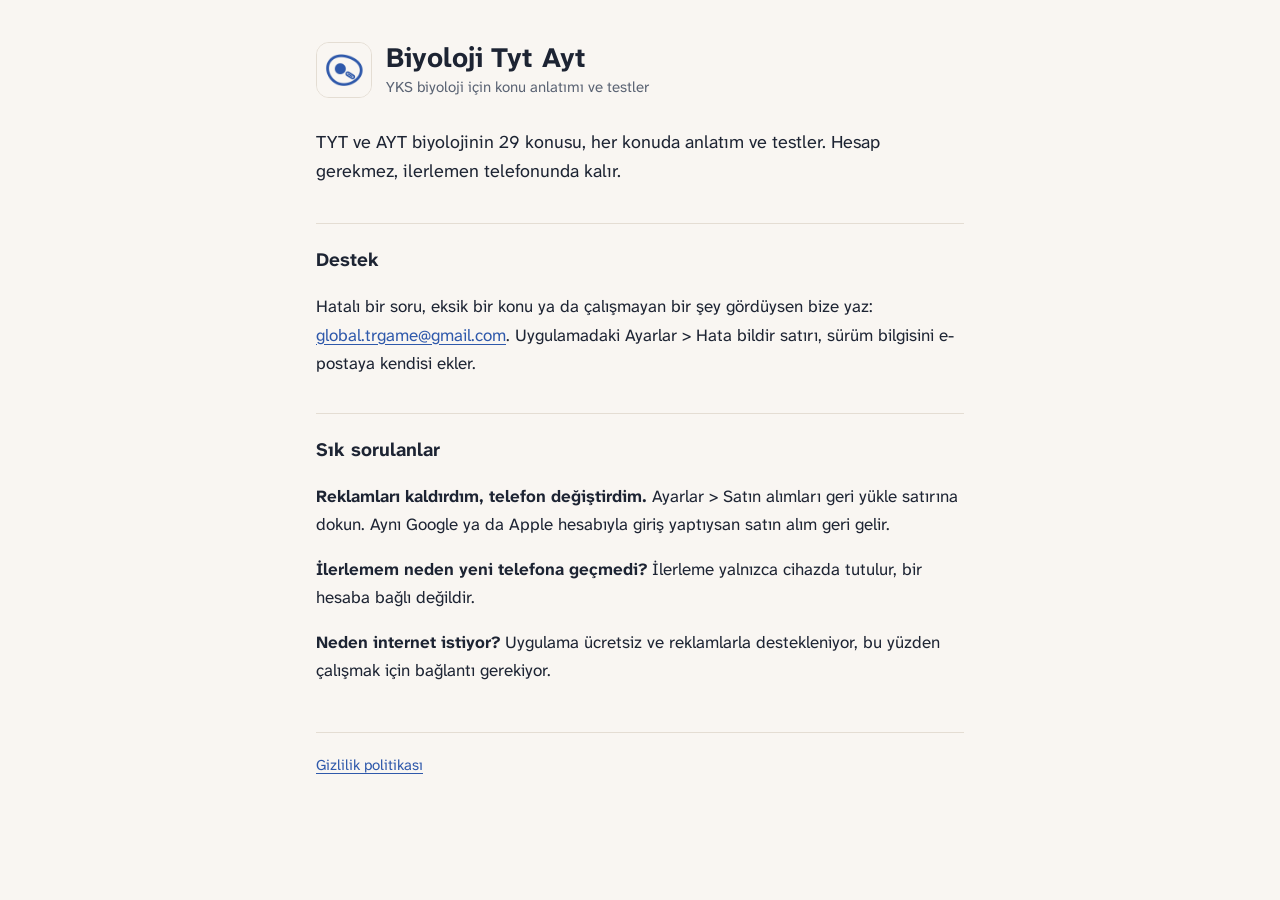
<file: index.html>
<!doctype html>
<html lang="tr">
<head>
<meta charset="utf-8">
<meta name="viewport" content="width=device-width, initial-scale=1">
<title>Biyoloji Tyt Ayt · Destek</title>
<meta name="description" content="Biyoloji Tyt Ayt uygulaması için destek ve iletişim.">
<link rel="icon" href="icon.png">
<link rel="preconnect" href="https://fonts.googleapis.com">
<link rel="preconnect" href="https://fonts.gstatic.com" crossorigin>
<link href="https://fonts.googleapis.com/css2?family=Atkinson+Hyperlegible+Next:wght@400;700&display=swap" rel="stylesheet">
<link rel="stylesheet" href="style.css">
</head>
<body>
<main>
  <header>
    <img src="icon.png" alt="">
    <div>
      <h1>Biyoloji Tyt Ayt</h1>
      <p>YKS biyoloji için konu anlatımı ve testler</p>
    </div>
  </header>

  <p class="lede">TYT ve AYT biyolojinin 29 konusu, her konuda anlatım ve testler. Hesap gerekmez,
    ilerlemen telefonunda kalır.</p>

  <h2>Destek</h2>
  <p>Hatalı bir soru, eksik bir konu ya da çalışmayan bir şey gördüysen bize yaz:
    <a href="mailto:global.trgame@gmail.com">global.trgame@gmail.com</a>.
    Uygulamadaki Ayarlar &gt; Hata bildir satırı, sürüm bilgisini e-postaya kendisi ekler.</p>

  <h2>Sık sorulanlar</h2>
  <p><strong>Reklamları kaldırdım, telefon değiştirdim.</strong> Ayarlar &gt; Satın alımları geri yükle satırına dokun.
    Aynı Google ya da Apple hesabıyla giriş yaptıysan satın alım geri gelir.</p>
  <p><strong>İlerlemem neden yeni telefona geçmedi?</strong> İlerleme yalnızca cihazda tutulur, bir hesaba bağlı değildir.</p>
  <p><strong>Neden internet istiyor?</strong> Uygulama ücretsiz ve reklamlarla destekleniyor, bu yüzden çalışmak için bağlantı gerekiyor.</p>

  <footer>
    <a href="gizlilik.html">Gizlilik politikası</a>
  </footer>
</main>
</body>
</html>
</file>
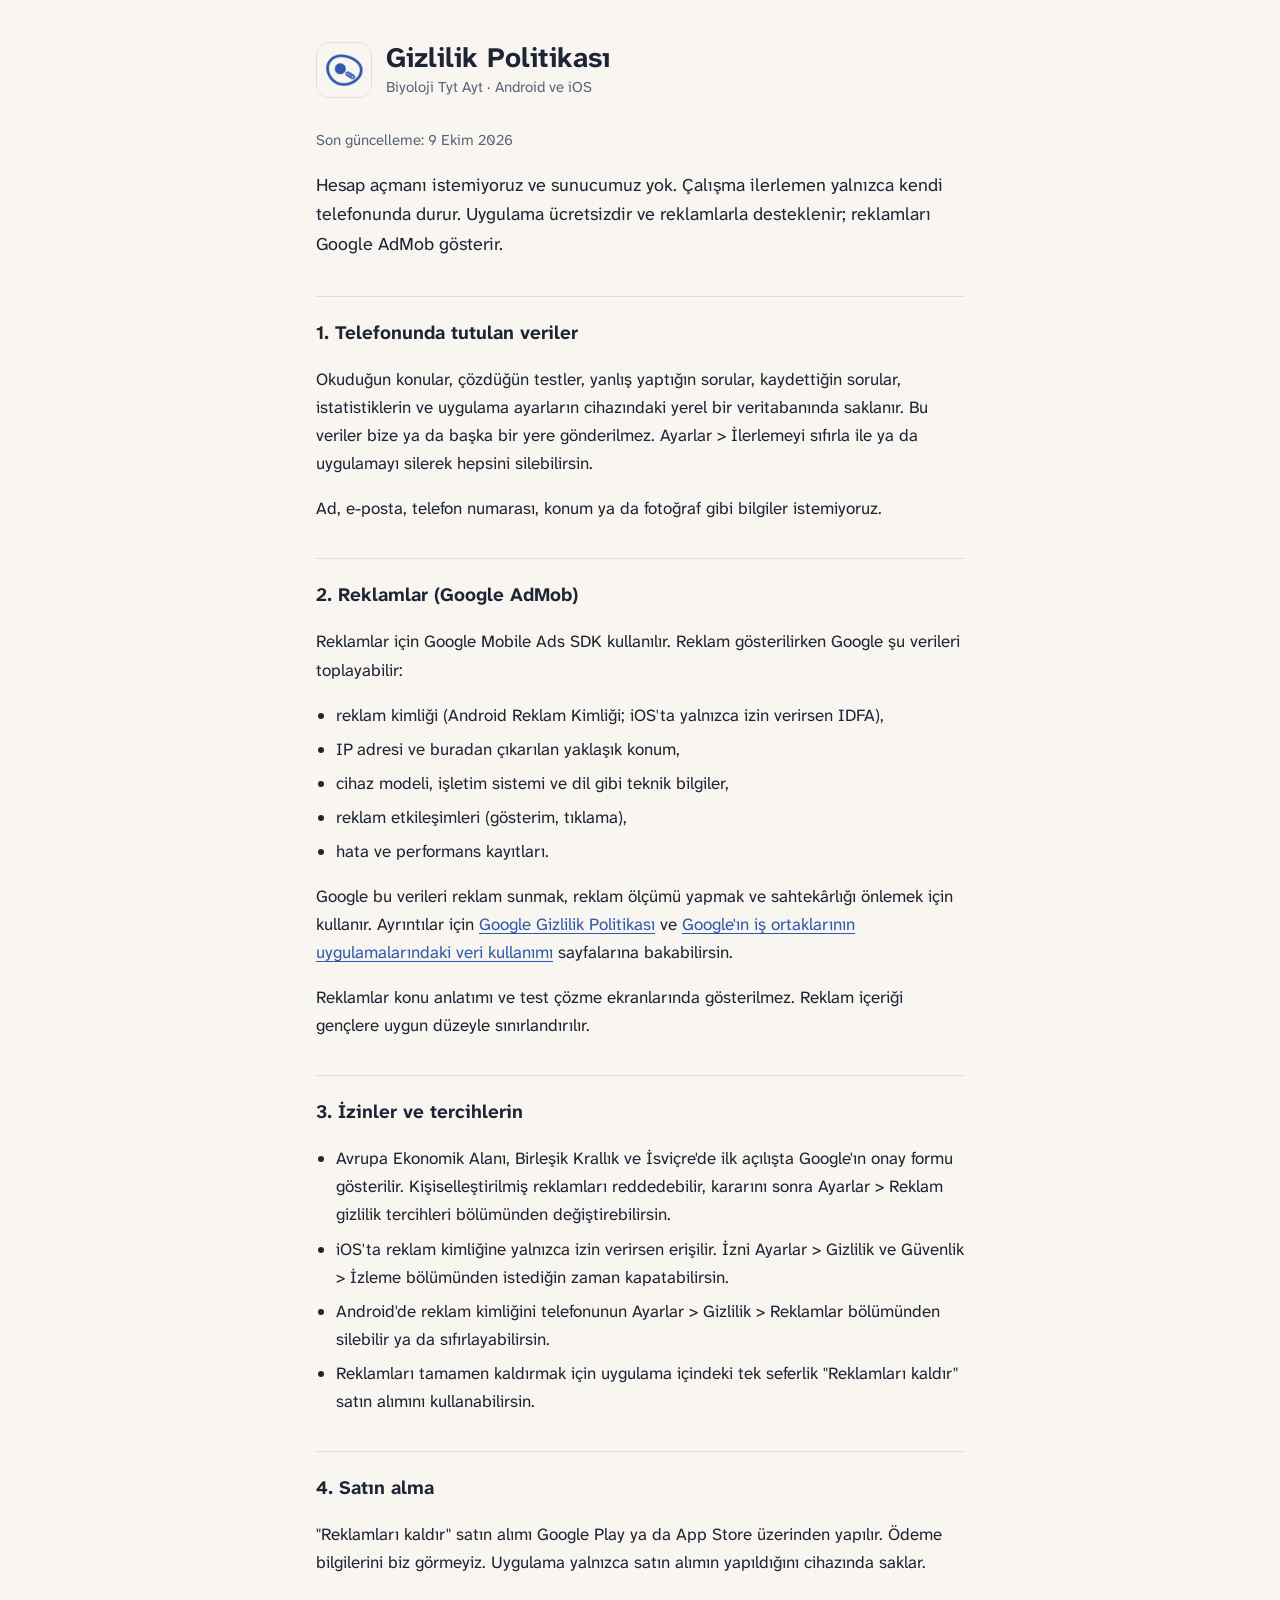
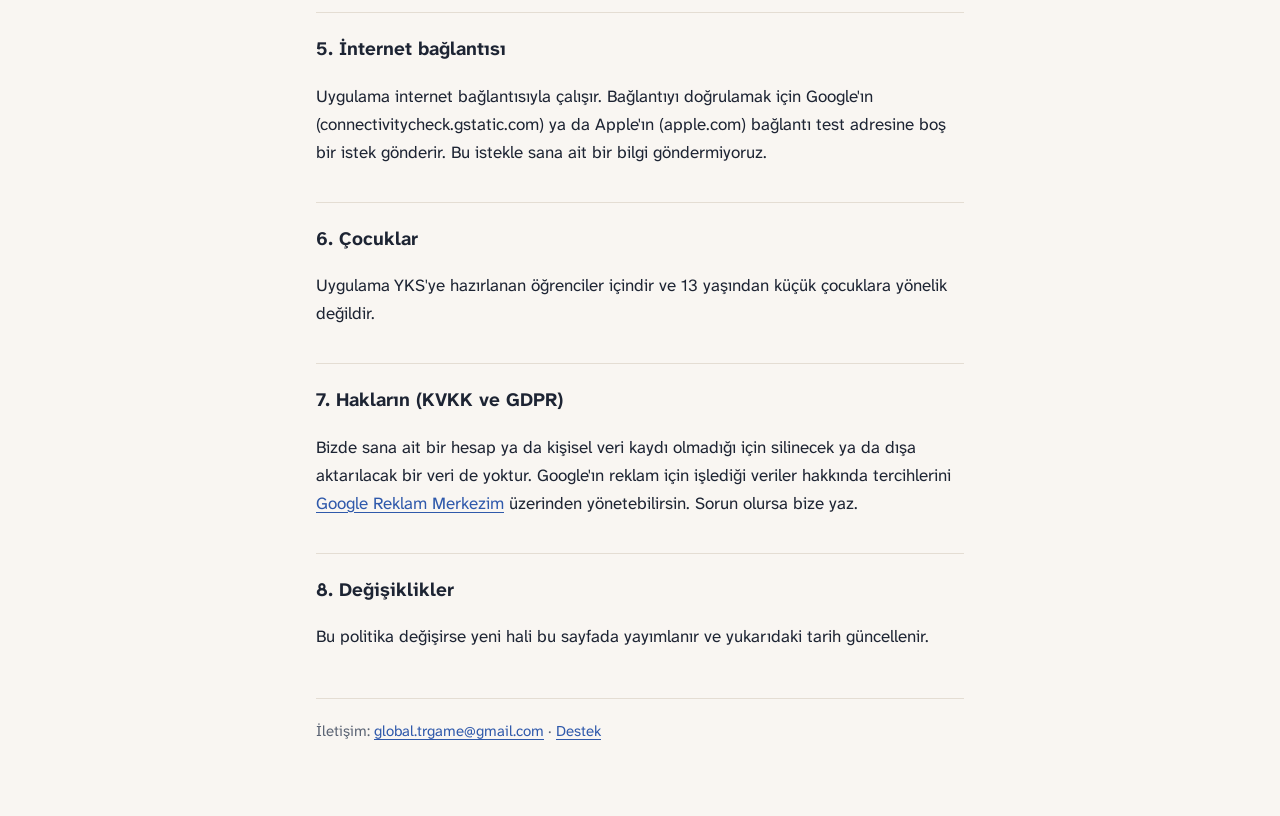
<file: gizlilik.html>
<!doctype html>
<html lang="tr">
<head>
<meta charset="utf-8">
<meta name="viewport" content="width=device-width, initial-scale=1">
<title>Gizlilik Politikası · Biyoloji Tyt Ayt</title>
<meta name="description" content="Biyoloji Tyt Ayt uygulamasının gizlilik politikası.">
<link rel="icon" href="icon.png">
<link rel="preconnect" href="https://fonts.googleapis.com">
<link rel="preconnect" href="https://fonts.gstatic.com" crossorigin>
<link href="https://fonts.googleapis.com/css2?family=Atkinson+Hyperlegible+Next:wght@400;700&display=swap" rel="stylesheet">
<link rel="stylesheet" href="style.css">
</head>
<body>
<main>
  <header>
    <img src="icon.png" alt="">
    <div>
      <h1>Gizlilik Politikası</h1>
      <p>Biyoloji Tyt Ayt · Android ve iOS</p>
    </div>
  </header>

  <p class="meta">Son güncelleme: 9 Ekim 2026</p>

  <p class="lede">Hesap açmanı istemiyoruz ve sunucumuz yok. Çalışma ilerlemen yalnızca kendi telefonunda durur.
    Uygulama ücretsizdir ve reklamlarla desteklenir; reklamları Google AdMob gösterir.</p>

  <h2>1. Telefonunda tutulan veriler</h2>
  <p>Okuduğun konular, çözdüğün testler, yanlış yaptığın sorular, kaydettiğin sorular, istatistiklerin ve
    uygulama ayarların cihazındaki yerel bir veritabanında saklanır. Bu veriler bize ya da başka bir yere
    gönderilmez. Ayarlar &gt; İlerlemeyi sıfırla ile ya da uygulamayı silerek hepsini silebilirsin.</p>
  <p>Ad, e-posta, telefon numarası, konum ya da fotoğraf gibi bilgiler istemiyoruz.</p>

  <h2>2. Reklamlar (Google AdMob)</h2>
  <p>Reklamlar için Google Mobile Ads SDK kullanılır. Reklam gösterilirken Google şu verileri toplayabilir:</p>
  <ul>
    <li>reklam kimliği (Android Reklam Kimliği; iOS'ta yalnızca izin verirsen IDFA),</li>
    <li>IP adresi ve buradan çıkarılan yaklaşık konum,</li>
    <li>cihaz modeli, işletim sistemi ve dil gibi teknik bilgiler,</li>
    <li>reklam etkileşimleri (gösterim, tıklama),</li>
    <li>hata ve performans kayıtları.</li>
  </ul>
  <p>Google bu verileri reklam sunmak, reklam ölçümü yapmak ve sahtekârlığı önlemek için kullanır.
    Ayrıntılar için <a href="https://policies.google.com/privacy?hl=tr">Google Gizlilik Politikası</a> ve
    <a href="https://policies.google.com/technologies/partner-sites?hl=tr">Google'ın iş ortaklarının uygulamalarındaki veri kullanımı</a>
    sayfalarına bakabilirsin.</p>
  <p>Reklamlar konu anlatımı ve test çözme ekranlarında gösterilmez. Reklam içeriği gençlere uygun düzeyle sınırlandırılır.</p>

  <h2>3. İzinler ve tercihlerin</h2>
  <ul>
    <li>Avrupa Ekonomik Alanı, Birleşik Krallık ve İsviçre'de ilk açılışta Google'ın onay formu gösterilir.
      Kişiselleştirilmiş reklamları reddedebilir, kararını sonra Ayarlar &gt; Reklam gizlilik tercihleri bölümünden değiştirebilirsin.</li>
    <li>iOS'ta reklam kimliğine yalnızca izin verirsen erişilir. İzni Ayarlar &gt; Gizlilik ve Güvenlik &gt; İzleme bölümünden istediğin zaman kapatabilirsin.</li>
    <li>Android'de reklam kimliğini telefonunun Ayarlar &gt; Gizlilik &gt; Reklamlar bölümünden silebilir ya da sıfırlayabilirsin.</li>
    <li>Reklamları tamamen kaldırmak için uygulama içindeki tek seferlik "Reklamları kaldır" satın alımını kullanabilirsin.</li>
  </ul>

  <h2>4. Satın alma</h2>
  <p>"Reklamları kaldır" satın alımı Google Play ya da App Store üzerinden yapılır. Ödeme bilgilerini biz görmeyiz.
    Uygulama yalnızca satın alımın yapıldığını cihazında saklar.</p>

  <h2>5. İnternet bağlantısı</h2>
  <p>Uygulama internet bağlantısıyla çalışır. Bağlantıyı doğrulamak için Google'ın (connectivitycheck.gstatic.com)
    ya da Apple'ın (apple.com) bağlantı test adresine boş bir istek gönderir. Bu istekle sana ait bir bilgi göndermiyoruz.</p>

  <h2>6. Çocuklar</h2>
  <p>Uygulama YKS'ye hazırlanan öğrenciler içindir ve 13 yaşından küçük çocuklara yönelik değildir.</p>

  <h2>7. Hakların (KVKK ve GDPR)</h2>
  <p>Bizde sana ait bir hesap ya da kişisel veri kaydı olmadığı için silinecek ya da dışa aktarılacak bir veri de yoktur.
    Google'ın reklam için işlediği veriler hakkında tercihlerini <a href="https://myadcenter.google.com/">Google Reklam Merkezim</a>
    üzerinden yönetebilirsin. Sorun olursa bize yaz.</p>

  <h2>8. Değişiklikler</h2>
  <p>Bu politika değişirse yeni hali bu sayfada yayımlanır ve yukarıdaki tarih güncellenir.</p>

  <footer>
    İletişim: <a href="mailto:global.trgame@gmail.com">global.trgame@gmail.com</a> · <a href="./">Destek</a>
  </footer>
</main>
</body>
</html>
</file>
<file: style.css>
:root {
  --paper: #f9f6f2;
  --ink: #1d2433;
  --muted: #5b6474;
  --accent: #2f59ab;
  --rule: #e4ddd3;
}
@media (prefers-color-scheme: dark) {
  :root:not([data-theme="light"]) {
    --paper: #111419;
    --ink: #e8e6e1;
    --muted: #a3aab6;
    --accent: #8fb0ef;
    --rule: #2a2f38;
  }
}
:root[data-theme="dark"] {
  --paper: #111419;
  --ink: #e8e6e1;
  --muted: #a3aab6;
  --accent: #8fb0ef;
  --rule: #2a2f38;
}
* { box-sizing: border-box; }
html { -webkit-text-size-adjust: 100%; }
body {
  margin: 0;
  background: var(--paper);
  color: var(--ink);
  font: 17px/1.65 "Atkinson Hyperlegible Next", system-ui, -apple-system, "Segoe UI", sans-serif;
}
main { max-width: 680px; margin: 0 auto; padding: 40px 16px 72px; }
header { display: flex; align-items: center; gap: 14px; margin-bottom: 28px; }
header img { width: 56px; height: 56px; border-radius: 13px; border: 1px solid var(--rule); }
header p { margin: 0; color: var(--muted); font-size: 15px; }
h1 { font-size: 28px; line-height: 1.25; margin: 0; }
h2 { font-size: 19px; margin: 36px 0 8px; padding-top: 20px; border-top: 1px solid var(--rule); }
p, li { max-width: 62ch; }
ul { padding-left: 20px; }
li { margin: 6px 0; }
a { color: var(--accent); text-underline-offset: 3px; }
.lede { font-size: 18px; }
.meta { color: var(--muted); font-size: 15px; }
footer { margin-top: 48px; padding-top: 20px; border-top: 1px solid var(--rule); color: var(--muted); font-size: 15px; }
</file>
